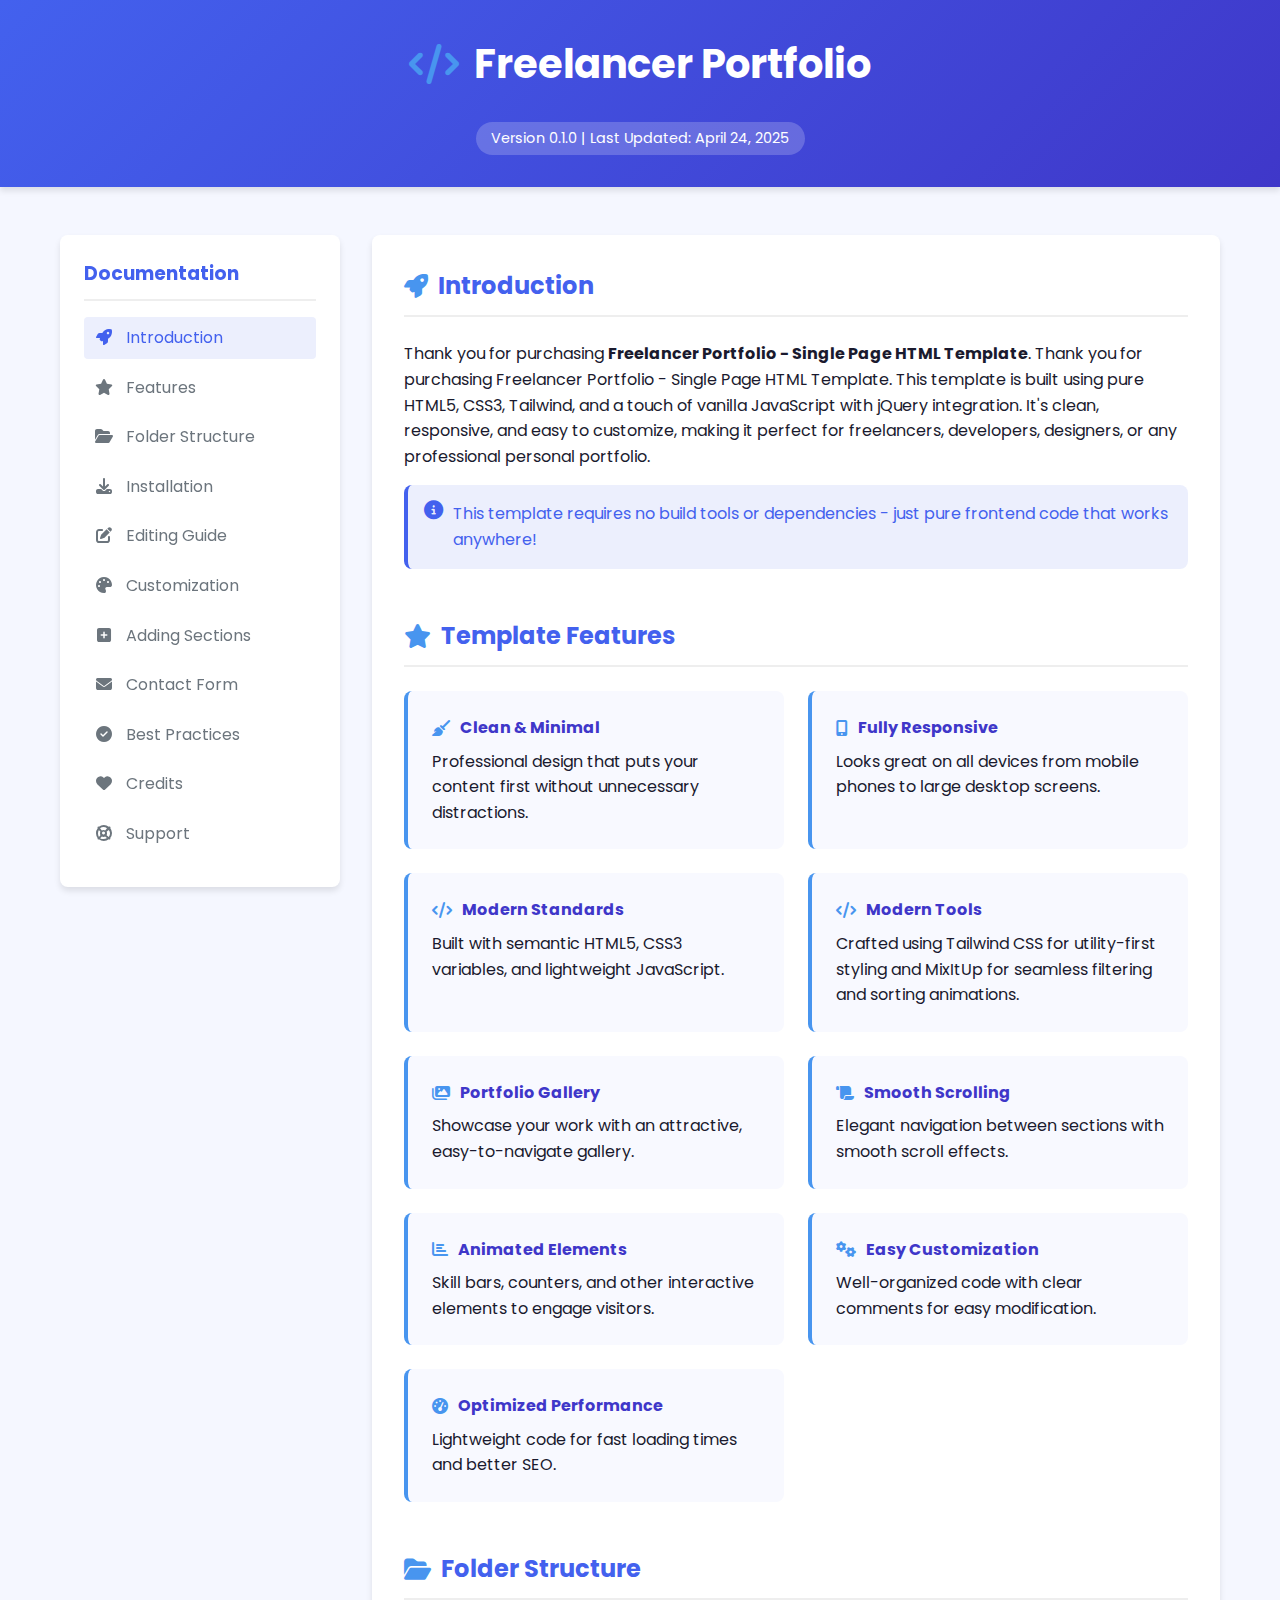
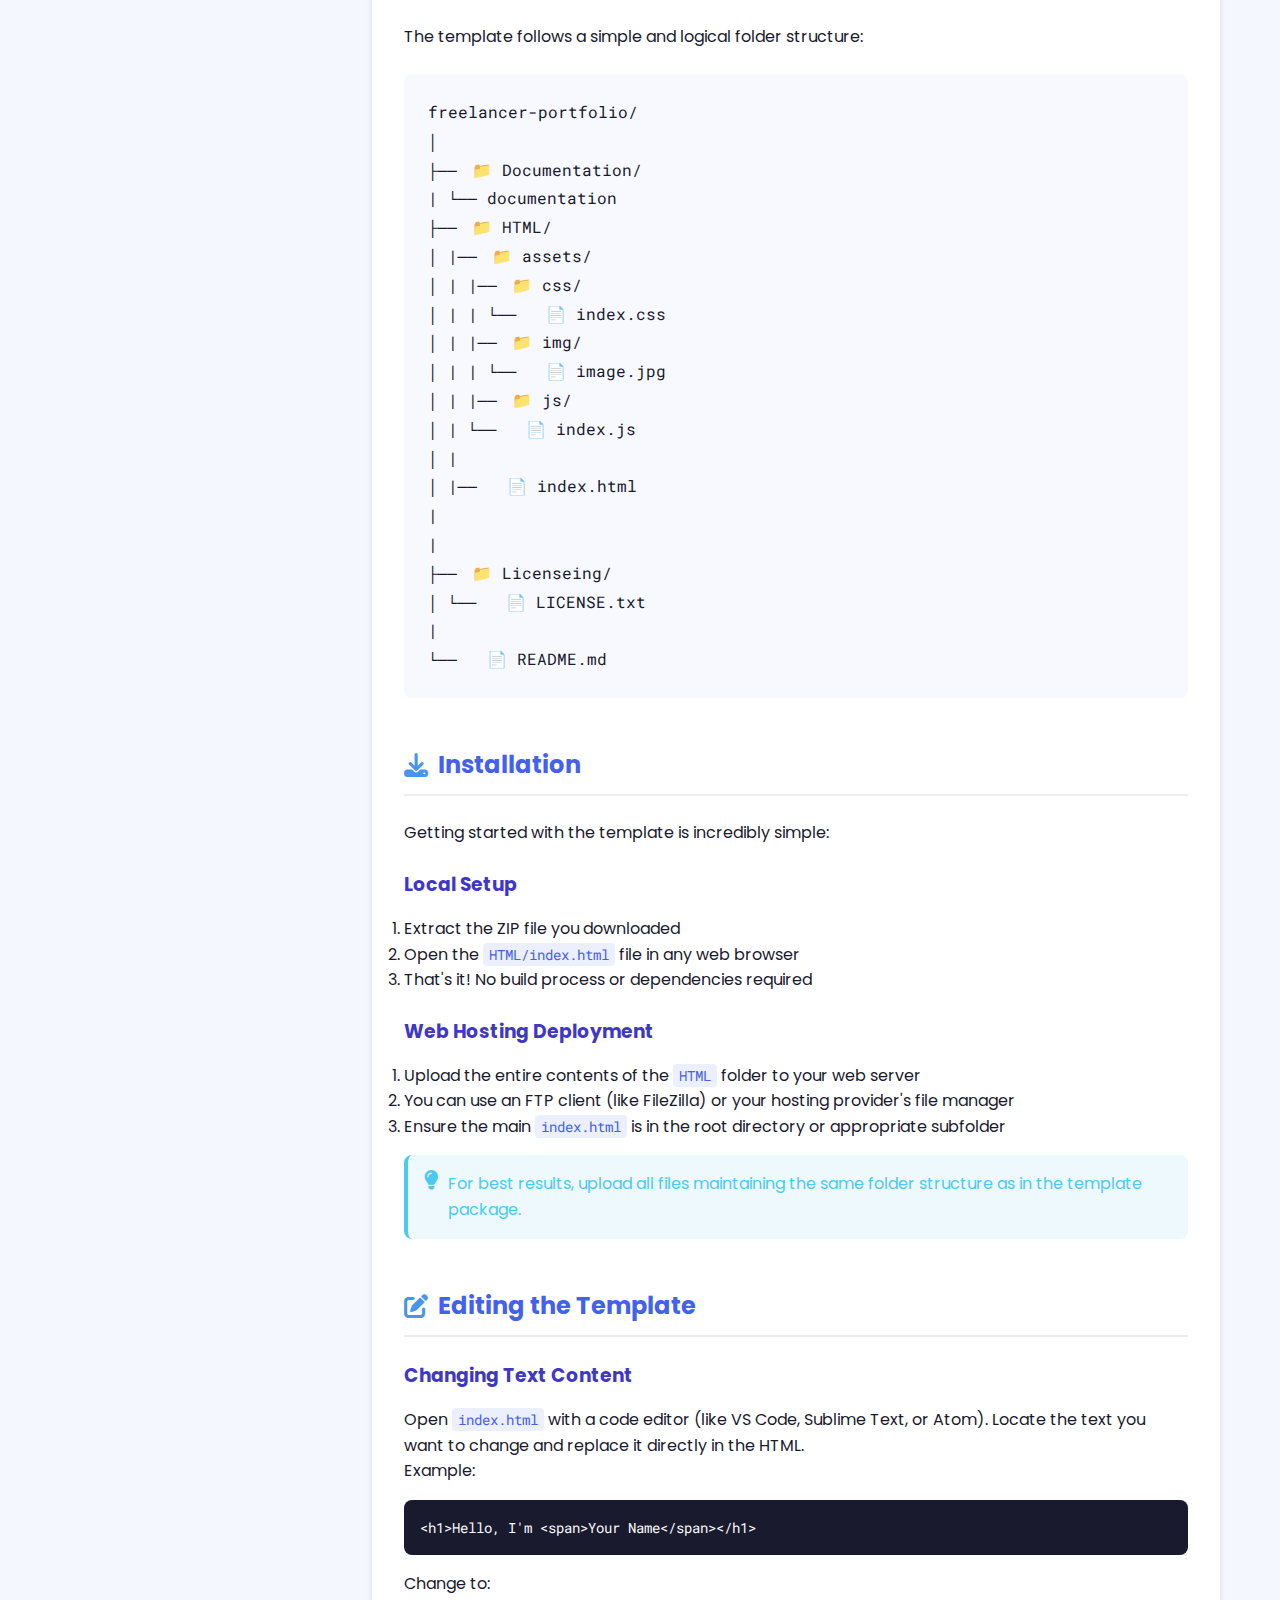
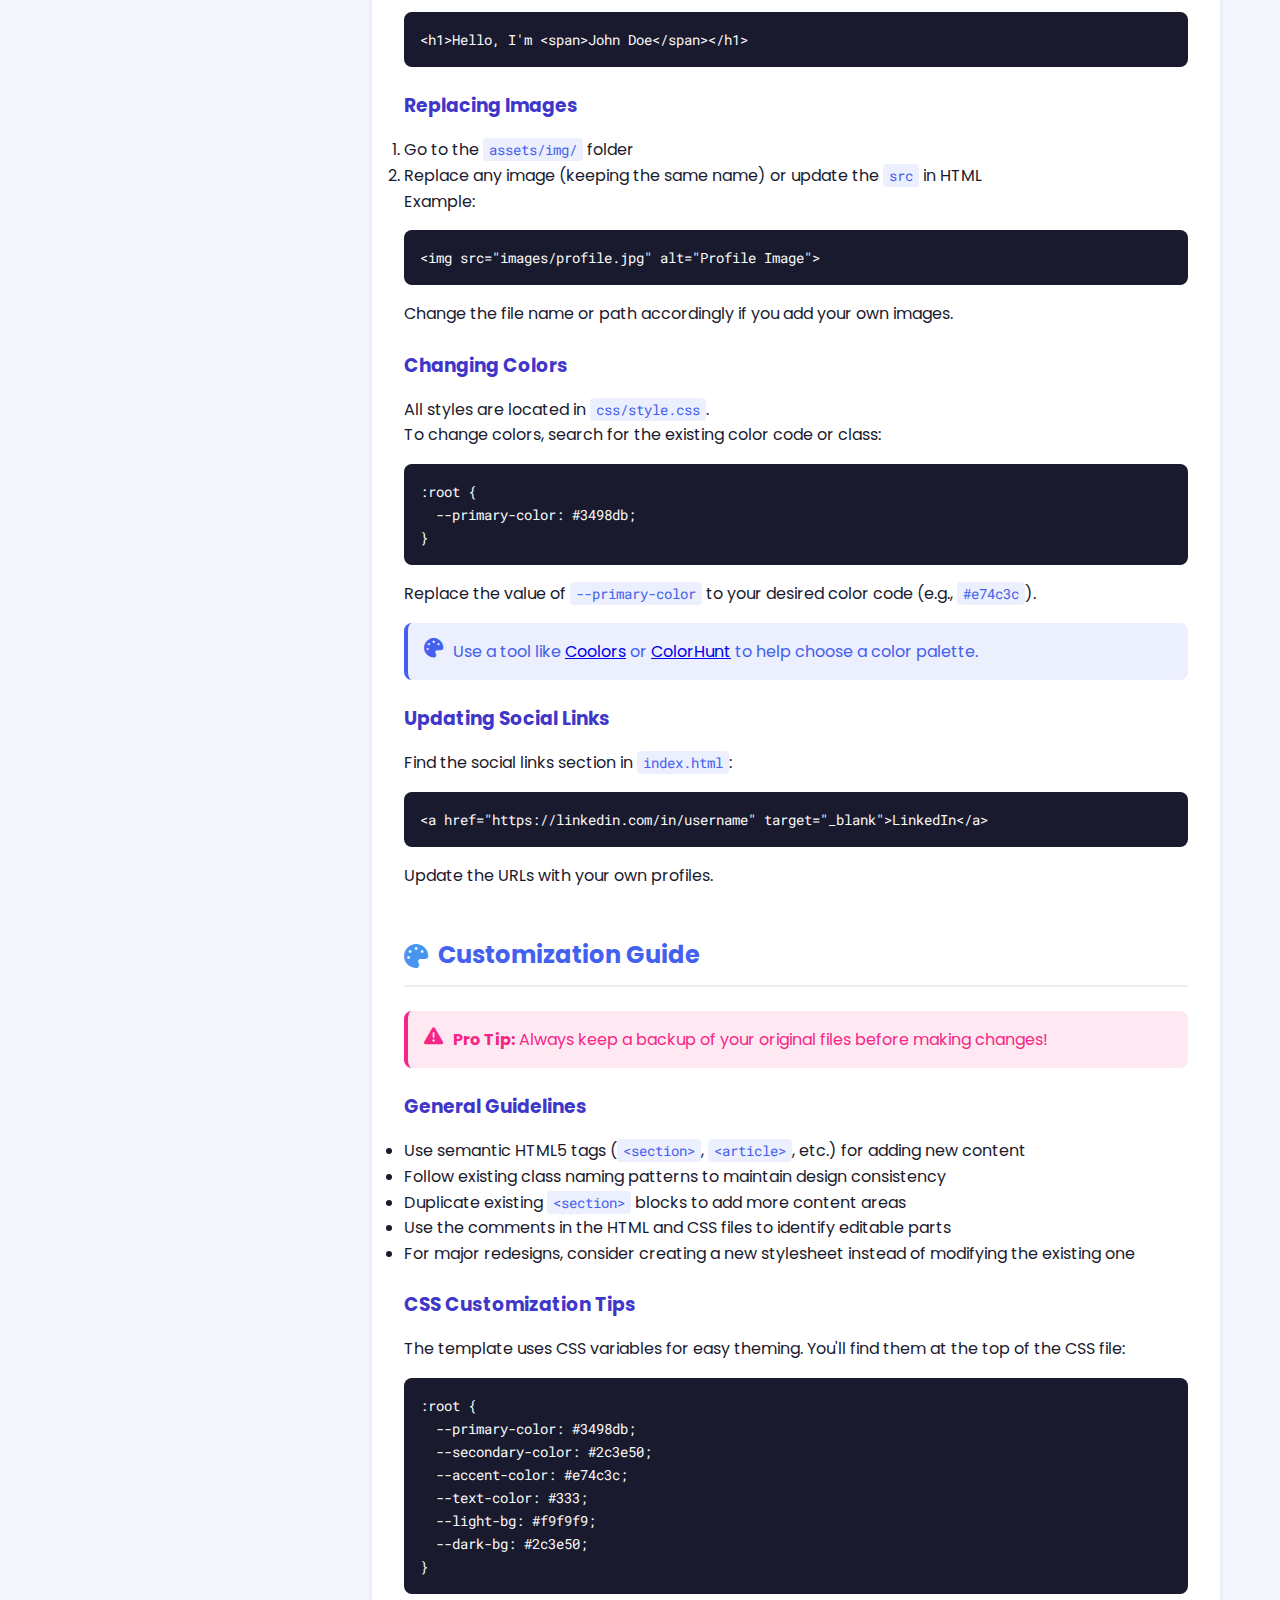
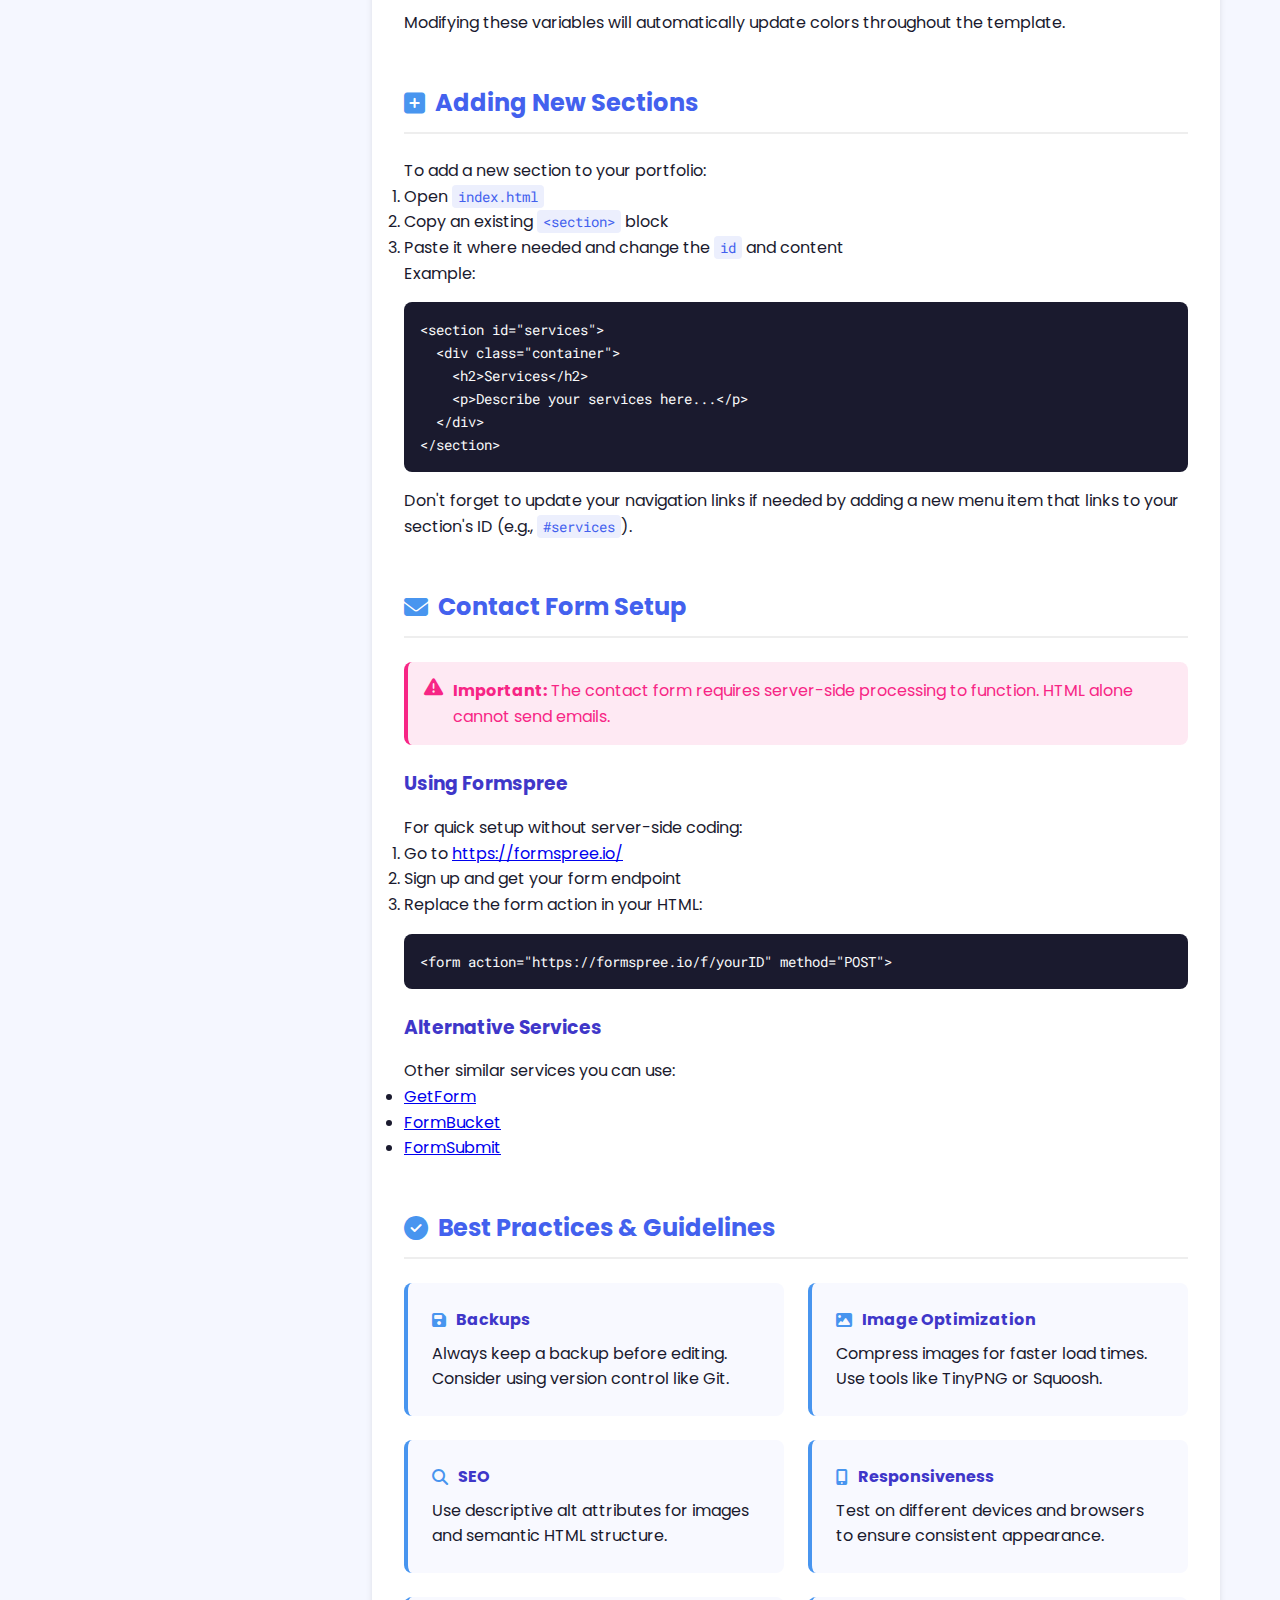
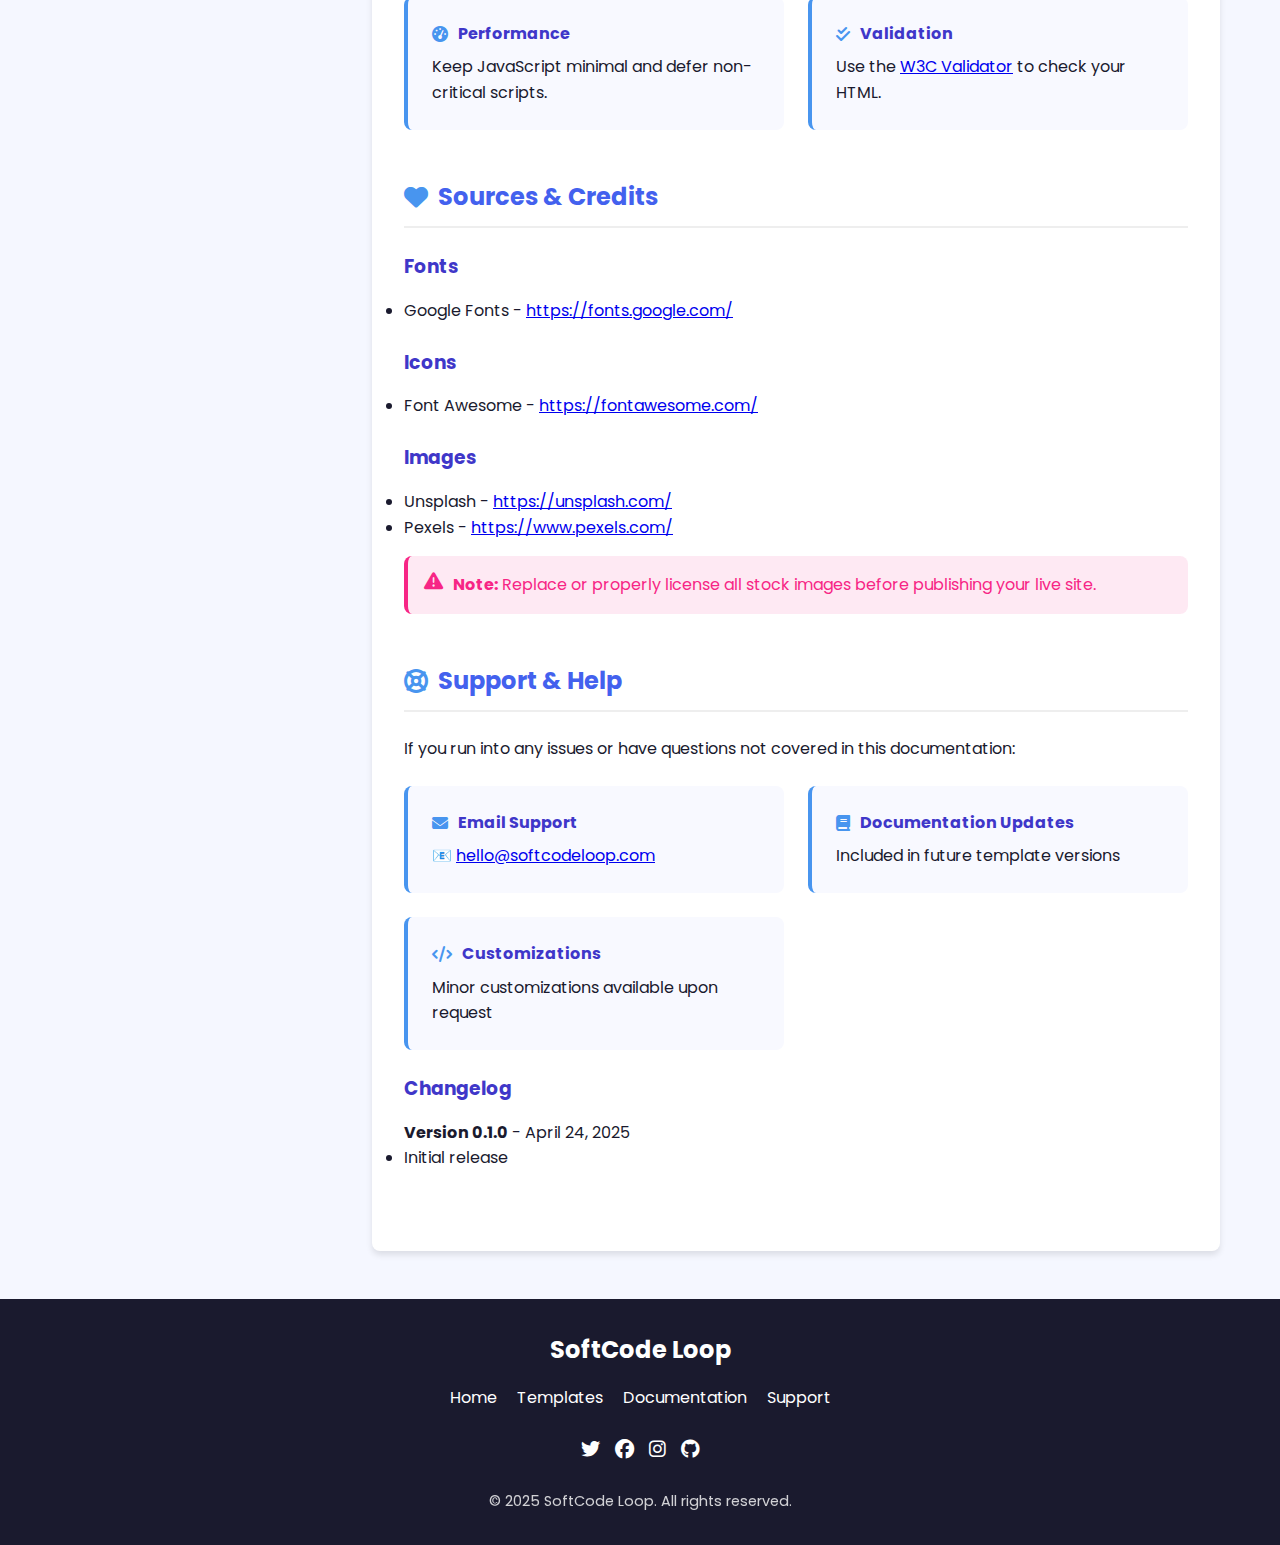
<file: Documentation/docs.html>
<!DOCTYPE html>
<html lang="en">
<head>
    <meta charset="UTF-8">
    <meta name="viewport" content="width=device-width, initial-scale=1.0">
    <title>Freelancer Portfolio Template Documentation</title>
    <link rel="stylesheet" href="https://cdnjs.cloudflare.com/ajax/libs/font-awesome/6.4.0/css/all.min.css">
    <link href="https://fonts.googleapis.com/css2?family=Poppins:wght@300;400;500;600;700&family=Roboto+Mono:wght@400;500&display=swap" rel="stylesheet">
    <style>
        :root {
            --primary: #4361ee;
            --secondary: #3f37c9;
            --accent: #4895ef;
            --dark: #1a1a2e;
            --light: #f8f9fa;
            --gray: #6c757d;
            --success: #4cc9f0;
            --warning: #f72585;
            --font-main: 'Poppins', sans-serif;
            --font-code: 'Roboto Mono', monospace;
            --shadow: 0 4px 6px rgba(0, 0, 0, 0.1);
            --shadow-lg: 0 10px 15px rgba(0, 0, 0, 0.1);
            --radius: 8px;
            --transition: all 0.3s ease;
        }

        * {
            margin: 0;
            padding: 0;
            box-sizing: border-box;
        }

        body {
            font-family: var(--font-main);
            line-height: 1.6;
            color: var(--dark);
            background-color: #f5f7ff;
            overflow-x: hidden;
        }

        .container {
            max-width: 1200px;
            margin: 0 auto;
            padding: 0 20px;
        }

        /* Header */
        header {
            background: linear-gradient(135deg, var(--primary), var(--secondary));
            color: white;
            padding: 2rem 0;
            margin-bottom: 3rem;
            box-shadow: var(--shadow);
        }

        .header-content {
            display: flex;
            flex-direction: column;
            align-items: center;
            text-align: center;
        }

        .logo {
            font-size: 2.5rem;
            font-weight: 700;
            margin-bottom: 1rem;
            display: flex;
            align-items: center;
        }

        .logo i {
            margin-right: 15px;
            color: var(--accent);
        }

        .version-badge {
            background-color: rgba(255, 255, 255, 0.2);
            padding: 5px 15px;
            border-radius: 20px;
            font-size: 0.9rem;
            margin-top: 10px;
            display: inline-block;
        }

        /* Main content */
        .main-content {
            display: grid;
            grid-template-columns: 280px 1fr;
            gap: 2rem;
            margin-bottom: 3rem;
        }

        @media (max-width: 768px) {
            .main-content {
                grid-template-columns: 1fr;
            }
        }

        /* Sidebar */
        .sidebar {
            position: sticky;
            top: 20px;
            height: fit-content;
            background: white;
            border-radius: var(--radius);
            padding: 1.5rem;
            box-shadow: var(--shadow);
        }

        .sidebar h3 {
            color: var(--primary);
            margin-bottom: 1rem;
            padding-bottom: 10px;
            border-bottom: 2px solid #eee;
        }

        .sidebar ul {
            list-style: none;
        }

        .sidebar li {
            margin-bottom: 0.5rem;
        }

        .sidebar a {
            display: block;
            padding: 8px 10px;
            color: var(--gray);
            text-decoration: none;
            border-radius: 4px;
            transition: var(--transition);
        }

        .sidebar a:hover, .sidebar a.active {
            color: var(--primary);
            background-color: rgba(67, 97, 238, 0.1);
        }

        .sidebar a i {
            margin-right: 8px;
            width: 20px;
            text-align: center;
        }

        /* Documentation content */
        .documentation {
            background: white;
            border-radius: var(--radius);
            padding: 2rem;
            box-shadow: var(--shadow);
        }

        .section {
            margin-bottom: 3rem;
            scroll-margin-top: 20px;
        }

        .section h2 {
            color: var(--primary);
            margin-bottom: 1.5rem;
            padding-bottom: 10px;
            border-bottom: 2px solid #eee;
            display: flex;
            align-items: center;
        }

        .section h2 i {
            margin-right: 10px;
            color: var(--accent);
        }

        .section h3 {
            color: var(--secondary);
            margin: 1.5rem 0 1rem;
        }

        .feature-grid {
            display: grid;
            grid-template-columns: repeat(auto-fill, minmax(250px, 1fr));
            gap: 1.5rem;
            margin: 1.5rem 0;
        }

        .feature-card {
            background: #f8f9ff;
            border-radius: var(--radius);
            padding: 1.5rem;
            border-left: 4px solid var(--accent);
            transition: var(--transition);
        }

        .feature-card:hover {
            transform: translateY(-5px);
            box-shadow: var(--shadow-lg);
        }

        .feature-card h4 {
            color: var(--secondary);
            margin-bottom: 0.5rem;
            display: flex;
            align-items: center;
        }

        .feature-card h4 i {
            margin-right: 10px;
            color: var(--accent);
        }

        /* Code blocks */
        pre {
            background: #1a1a2e;
            color: #f8f9fa;
            padding: 1rem;
            border-radius: var(--radius);
            overflow-x: auto;
            margin: 1rem 0;
            font-family: var(--font-code);
            font-size: 0.9rem;
        }

        code {
            font-family: var(--font-code);
            background: rgba(67, 97, 238, 0.1);
            color: var(--primary);
            padding: 2px 6px;
            border-radius: 4px;
            font-size: 0.9rem;
        }

        /* Folder structure */
        .folder-structure {
            background: #f8f9ff;
            border-radius: var(--radius);
            padding: 1.5rem;
            font-family: var(--font-code);
            line-height: 1.8;
            margin: 1.5rem 0;
        }

        .folder {
            margin-left: 15px;
        }

        .folder::before {
            content: "📁 ";
        }

        .file {
            margin-left: 30px;
        }

        .file::before {
            content: "📄 ";
        }

        /* Alert boxes */
        .alert {
            padding: 1rem;
            border-radius: var(--radius);
            margin: 1rem 0;
            display: flex;
            align-items: flex-start;
        }

        .alert i {
            margin-right: 10px;
            font-size: 1.2rem;
        }

        .alert-info {
            background-color: rgba(67, 97, 238, 0.1);
            border-left: 4px solid var(--primary);
            color: var(--primary);
        }

        .alert-warning {
            background-color: rgba(247, 37, 133, 0.1);
            border-left: 4px solid var(--warning);
            color: var(--warning);
        }

        .alert-success {
            background-color: rgba(76, 201, 240, 0.1);
            border-left: 4px solid var(--success);
            color: var(--success);
        }

        /* Footer */
        footer {
            background: var(--dark);
            color: white;
            text-align: center;
            padding: 2rem 0;
            margin-top: 3rem;
        }

        .footer-content {
            display: flex;
            flex-direction: column;
            align-items: center;
        }

        .footer-logo {
            font-size: 1.5rem;
            font-weight: 700;
            margin-bottom: 1rem;
        }

        .footer-links {
            display: flex;
            gap: 20px;
            margin-bottom: 1.5rem;
        }

        .footer-links a {
            color: white;
            text-decoration: none;
            transition: var(--transition);
        }

        .footer-links a:hover {
            color: var(--accent);
        }

        .social-links {
            display: flex;
            gap: 15px;
            margin-bottom: 1.5rem;
        }

        .social-links a {
            color: white;
            font-size: 1.2rem;
            transition: var(--transition);
        }

        .social-links a:hover {
            color: var(--accent);
            transform: translateY(-3px);
        }

        .copyright {
            font-size: 0.9rem;
            opacity: 0.8;
        }

        /* Responsive adjustments */
        @media (max-width: 992px) {
            .feature-grid {
                grid-template-columns: repeat(auto-fill, minmax(200px, 1fr));
            }
        }

        @media (max-width: 576px) {
            .header-content {
                padding: 0 15px;
            }
            
            .documentation, .sidebar {
                padding: 1.5rem;
            }
            
            .feature-grid {
                grid-template-columns: 1fr;
            }
        }
    </style>
</head>
<body>
    <header>
        <div class="container header-content">
            <div class="logo">
                <i class="fas fa-code"></i>
                <span>Freelancer Portfolio</span>
            </div>
            <div class="version-badge">Version 0.1.0 | Last Updated: April 24, 2025</div>
        </div>
    </header>

    <div class="container main-content">
        <aside class="sidebar">
            <h3>Documentation</h3>
            <ul>
                <li><a href="#introduction" class="active"><i class="fas fa-rocket"></i> Introduction</a></li>
                <li><a href="#features"><i class="fas fa-star"></i> Features</a></li>
                <li><a href="#folder-structure"><i class="fas fa-folder-open"></i> Folder Structure</a></li>
                <li><a href="#installation"><i class="fas fa-download"></i> Installation</a></li>
                <li><a href="#editing"><i class="fas fa-edit"></i> Editing Guide</a></li>
                <li><a href="#customization"><i class="fas fa-palette"></i> Customization</a></li>
                <li><a href="#sections"><i class="fas fa-plus-square"></i> Adding Sections</a></li>
                <li><a href="#contact-form"><i class="fas fa-envelope"></i> Contact Form</a></li>
                <li><a href="#best-practices"><i class="fas fa-check-circle"></i> Best Practices</a></li>
                <li><a href="#credits"><i class="fas fa-heart"></i> Credits</a></li>
                <li><a href="#support"><i class="fas fa-life-ring"></i> Support</a></li>
            </ul>
        </aside>

        <main class="documentation">
            <section id="introduction" class="section">
                <h2><i class="fas fa-rocket"></i> Introduction</h2>
                <p>Thank you for purchasing <strong>Freelancer Portfolio - Single Page HTML Template</strong>. Thank you for purchasing Freelancer Portfolio - Single Page HTML Template. This template is built using pure HTML5, CSS3, Tailwind, and a touch of vanilla JavaScript with jQuery integration. It's clean, responsive, and easy to customize, making it perfect for freelancers, developers, designers, or any professional personal portfolio.</p>
                
                <div class="alert alert-info">
                    <i class="fas fa-info-circle"></i>
                    <div>This template requires no build tools or dependencies - just pure frontend code that works anywhere!</div>
                </div>
            </section>

            <section id="features" class="section">
                <h2><i class="fas fa-star"></i> Template Features</h2>
                <div class="feature-grid">
                    <div class="feature-card">
                        <h4><i class="fas fa-broom"></i> Clean & Minimal</h4>
                        <p>Professional design that puts your content first without unnecessary distractions.</p>
                    </div>
                    <div class="feature-card">
                        <h4><i class="fas fa-mobile-alt"></i> Fully Responsive</h4>
                        <p>Looks great on all devices from mobile phones to large desktop screens.</p>
                    </div>
                    <div class="feature-card">
                        <h4><i class="fas fa-code"></i> Modern Standards</h4>
                        <p>Built with semantic HTML5, CSS3 variables, and lightweight JavaScript.</p>
                    </div>
                    <div class="feature-card">
                        <h4><i class="fas fa-code"></i> Modern Tools</h4>
                        <p>Crafted using Tailwind CSS for utility-first styling and MixItUp for seamless filtering and sorting animations.</p>
                    </div>
                    
                    <div class="feature-card">
                        <h4><i class="fas fa-images"></i> Portfolio Gallery</h4>
                        <p>Showcase your work with an attractive, easy-to-navigate gallery.</p>
                    </div>
                    <div class="feature-card">
                        <h4><i class="fas fa-scroll"></i> Smooth Scrolling</h4>
                        <p>Elegant navigation between sections with smooth scroll effects.</p>
                    </div>
                    <div class="feature-card">
                        <h4><i class="fas fa-chart-bar"></i> Animated Elements</h4>
                        <p>Skill bars, counters, and other interactive elements to engage visitors.</p>
                    </div>
                    <div class="feature-card">
                        <h4><i class="fas fa-cogs"></i> Easy Customization</h4>
                        <p>Well-organized code with clear comments for easy modification.</p>
                    </div>
                    <div class="feature-card">
                        <h4><i class="fas fa-tachometer-alt"></i> Optimized Performance</h4>
                        <p>Lightweight code for fast loading times and better SEO.</p>
                    </div>
                </div>
            </section>

            <section id="folder-structure" class="section">
                <h2><i class="fas fa-folder-open"></i> Folder Structure</h2>
                <p>The template follows a simple and logical folder structure:</p>
                
                <div class="folder-structure">
                    freelancer-portfolio/<br>
                    │<br>
                    ├──<span class="folder">Documentation/</span><br>
                    |   └── documentation<br>
                    ├──<span class="folder">HTML/</span><br>
                    │   |──<span class="folder">assets/</span><br>
                    │   |    |──<span class="folder">css/</span><br>
                    │   |    |    └──<span class="file">index.css</span><br>
                    │   |    |──<span class="folder">img/</span><br>
                    │   |    |    └──<span class="file">image.jpg</span><br>
                    │   |    |──<span class="folder">js/</span><br>
                    │   |         └──<span class="file">index.js</span><br>
                    │   |     <br>
                    │   |──<span class="file">index.html</span><br>
                    |<br>
                    |<br>
                    ├──<span class="folder">Licenseing/</span><br>
                    │   └──<span class="file">LICENSE.txt</span><br>
                    |<br>
                    └──<span class="file">README.md</span>
                </div>
            </section>

            <section id="installation" class="section">
                <h2><i class="fas fa-download"></i> Installation</h2>
                <p>Getting started with the template is incredibly simple:</p>
                
                <h3>Local Setup</h3>
                <ol>
                    <li>Extract the ZIP file you downloaded</li>
                    <li>Open the <code>HTML/index.html</code> file in any web browser</li>
                    <li>That's it! No build process or dependencies required</li>
                </ol>
                
                <h3>Web Hosting Deployment</h3>
                <ol>
                    <li>Upload the entire contents of the <code>HTML</code> folder to your web server</li>
                    <li>You can use an FTP client (like FileZilla) or your hosting provider's file manager</li>
                    <li>Ensure the main <code>index.html</code> is in the root directory or appropriate subfolder</li>
                </ol>
                
                <div class="alert alert-success">
                    <i class="fas fa-lightbulb"></i>
                    <div>For best results, upload all files maintaining the same folder structure as in the template package.</div>
                </div>
            </section>

            <section id="editing" class="section">
                <h2><i class="fas fa-edit"></i> Editing the Template</h2>
                
                <h3>Changing Text Content</h3>
                <p>Open <code>index.html</code> with a code editor (like VS Code, Sublime Text, or Atom). Locate the text you want to change and replace it directly in the HTML.</p>
                
                <p>Example:</p>
                <pre>&lt;h1&gt;Hello, I'm &lt;span&gt;Your Name&lt;/span&gt;&lt;/h1&gt;</pre>
                
                <p>Change to:</p>
                <pre>&lt;h1&gt;Hello, I'm &lt;span&gt;John Doe&lt;/span&gt;&lt;/h1&gt;</pre>
                
                <h3>Replacing Images</h3>
                <ol>
                    <li>Go to the <code>assets/img/</code> folder</li>
                    <li>Replace any image (keeping the same name) or update the <code>src</code> in HTML</li>
                </ol>
                
                <p>Example:</p>
                <pre>&lt;img src="images/profile.jpg" alt="Profile Image"&gt;</pre>
                
                <p>Change the file name or path accordingly if you add your own images.</p>
                
                <h3>Changing Colors</h3>
                <p>All styles are located in <code>css/style.css</code>.</p>
                <p>To change colors, search for the existing color code or class:</p>
                
                <pre>:root {
  --primary-color: #3498db;
}</pre>
                
                <p>Replace the value of <code>--primary-color</code> to your desired color code (e.g., <code>#e74c3c</code>).</p>
                
                <div class="alert alert-info">
                    <i class="fas fa-palette"></i>
                    <div>Use a tool like <a href="https://coolors.co" target="_blank">Coolors</a> or <a href="https://colorhunt.co" target="_blank">ColorHunt</a> to help choose a color palette.</div>
                </div>
                
                <h3>Updating Social Links</h3>
                <p>Find the social links section in <code>index.html</code>:</p>
                
                <pre>&lt;a href="https://linkedin.com/in/username" target="_blank"&gt;LinkedIn&lt;/a&gt;</pre>
                
                <p>Update the URLs with your own profiles.</p>
            </section>

            <section id="customization" class="section">
                <h2><i class="fas fa-palette"></i> Customization Guide</h2>
                
                <div class="alert alert-warning">
                    <i class="fas fa-exclamation-triangle"></i>
                    <div><strong>Pro Tip:</strong> Always keep a backup of your original files before making changes!</div>
                </div>
                
                <h3>General Guidelines</h3>
                <ul>
                    <li>Use semantic HTML5 tags (<code>&lt;section&gt;</code>, <code>&lt;article&gt;</code>, etc.) for adding new content</li>
                    <li>Follow existing class naming patterns to maintain design consistency</li>
                    <li>Duplicate existing <code>&lt;section&gt;</code> blocks to add more content areas</li>
                    <li>Use the comments in the HTML and CSS files to identify editable parts</li>
                    <li>For major redesigns, consider creating a new stylesheet instead of modifying the existing one</li>
                </ul>
                
                <h3>CSS Customization Tips</h3>
                <p>The template uses CSS variables for easy theming. You'll find them at the top of the CSS file:</p>
                
                <pre>:root {
  --primary-color: #3498db;
  --secondary-color: #2c3e50;
  --accent-color: #e74c3c;
  --text-color: #333;
  --light-bg: #f9f9f9;
  --dark-bg: #2c3e50;
}</pre>
                
                <p>Modifying these variables will automatically update colors throughout the template.</p>
            </section>

            <section id="sections" class="section">
                <h2><i class="fas fa-plus-square"></i> Adding New Sections</h2>
                
                <p>To add a new section to your portfolio:</p>
                
                <ol>
                    <li>Open <code>index.html</code></li>
                    <li>Copy an existing <code>&lt;section&gt;</code> block</li>
                    <li>Paste it where needed and change the <code>id</code> and content</li>
                </ol>
                
                <p>Example:</p>
                <pre>&lt;section id="services"&gt;
  &lt;div class="container"&gt;
    &lt;h2&gt;Services&lt;/h2&gt;
    &lt;p&gt;Describe your services here...&lt;/p&gt;
  &lt;/div&gt;
&lt;/section&gt;</pre>
                
                <p>Don't forget to update your navigation links if needed by adding a new menu item that links to your section's ID (e.g., <code>#services</code>).</p>
            </section>

            <section id="contact-form" class="section">
                <h2><i class="fas fa-envelope"></i> Contact Form Setup</h2>
                
                <div class="alert alert-warning">
                    <i class="fas fa-exclamation-triangle"></i>
                    <div><strong>Important:</strong> The contact form requires server-side processing to function. HTML alone cannot send emails.</div>
                </div>
                
                <h3>Using Formspree</h3>
                <p>For quick setup without server-side coding:</p>
                
                <ol>
                    <li>Go to <a href="https://formspree.io/" target="_blank">https://formspree.io/</a></li>
                    <li>Sign up and get your form endpoint</li>
                    <li>Replace the form action in your HTML:</li>
                </ol>
                
                <pre>&lt;form action="https://formspree.io/f/yourID" method="POST"&gt;</pre>
                
                <h3>Alternative Services</h3>
                <p>Other similar services you can use:</p>
                <ul>
                    <li><a href="https://getform.io/" target="_blank">GetForm</a></li>
                    <li><a href="https://www.formbucket.com/" target="_blank">FormBucket</a></li>
                    <li><a href="https://formsubmit.co/" target="_blank">FormSubmit</a></li>
                </ul>
            </section>

            <section id="best-practices" class="section">
                <h2><i class="fas fa-check-circle"></i> Best Practices & Guidelines</h2>
                
                <div class="feature-grid">
                    <div class="feature-card">
                        <h4><i class="fas fa-save"></i> Backups</h4>
                        <p>Always keep a backup before editing. Consider using version control like Git.</p>
                    </div>
                    <div class="feature-card">
                        <h4><i class="fas fa-image"></i> Image Optimization</h4>
                        <p>Compress images for faster load times. Use tools like TinyPNG or Squoosh.</p>
                    </div>
                    <div class="feature-card">
                        <h4><i class="fas fa-search"></i> SEO</h4>
                        <p>Use descriptive alt attributes for images and semantic HTML structure.</p>
                    </div>
                    <div class="feature-card">
                        <h4><i class="fas fa-mobile-alt"></i> Responsiveness</h4>
                        <p>Test on different devices and browsers to ensure consistent appearance.</p>
                    </div>
                    <div class="feature-card">
                        <h4><i class="fas fa-tachometer-alt"></i> Performance</h4>
                        <p>Keep JavaScript minimal and defer non-critical scripts.</p>
                    </div>
                    <div class="feature-card">
                        <h4><i class="fas fa-check-double"></i> Validation</h4>
                        <p>Use the <a href="https://validator.w3.org/" target="_blank">W3C Validator</a> to check your HTML.</p>
                    </div>
                </div>
            </section>

            <section id="credits" class="section">
                <h2><i class="fas fa-heart"></i> Sources & Credits</h2>
                
                <h3>Fonts</h3>
                <ul>
                    <li>Google Fonts - <a href="https://fonts.google.com/" target="_blank">https://fonts.google.com/</a></li>
                </ul>
                
                <h3>Icons</h3>
                <ul>
                    <li>Font Awesome - <a href="https://fontawesome.com/" target="_blank">https://fontawesome.com/</a></li>
                </ul>
                
                <h3>Images</h3>
                <ul>
                    <li>Unsplash - <a href="https://unsplash.com/" target="_blank">https://unsplash.com/</a></li>
                    <li>Pexels - <a href="https://www.pexels.com/" target="_blank">https://www.pexels.com/</a></li>
                </ul>
                
                <div class="alert alert-warning">
                    <i class="fas fa-exclamation-triangle"></i>
                    <div><strong>Note:</strong> Replace or properly license all stock images before publishing your live site.</div>
                </div>
            </section>

            <section id="support" class="section">
                <h2><i class="fas fa-life-ring"></i> Support & Help</h2>
                
                <p>If you run into any issues or have questions not covered in this documentation:</p>
                
                <div class="feature-grid">
                    <div class="feature-card">
                        <h4><i class="fas fa-envelope"></i> Email Support</h4>
                        <p>📧 <a href="mailto:hello@softcodeloop.com">hello@softcodeloop.com</a></p>
                    </div>
                    <div class="feature-card">
                        <h4><i class="fas fa-book"></i> Documentation Updates</h4>
                        <p>Included in future template versions</p>
                    </div>
                    <div class="feature-card">
                        <h4><i class="fas fa-code"></i> Customizations</h4>
                        <p>Minor customizations available upon request</p>
                    </div>
                </div>
                
                <h3>Changelog</h3>
                <p><strong>Version 0.1.0</strong> - April 24, 2025</p>
                <ul>
                    <li>Initial release</li>
                </ul>
            </section>
        </main>
    </div>

    <footer>
        <div class="container footer-content">
            <div class="footer-logo">SoftCode Loop</div>
            <div class="footer-links">
                <a href="#">Home</a>
                <a href="#">Templates</a>
                <a href="#">Documentation</a>
                <a href="#">Support</a>
            </div>
            <div class="social-links">
                <a href="#"><i class="fab fa-twitter"></i></a>
                <a href="#"><i class="fab fa-facebook"></i></a>
                <a href="#"><i class="fab fa-instagram"></i></a>
                <a href="#"><i class="fab fa-github"></i></a>
            </div>
            <div class="copyright">
                &copy; 2025 SoftCode Loop. All rights reserved.
            </div>
        </div>
    </footer>

    <script>
        // Smooth scrolling for anchor links
        document.querySelectorAll('a[href^="#"]').forEach(anchor => {
            anchor.addEventListener('click', function (e) {
                e.preventDefault();
                
                document.querySelector(this.getAttribute('href')).scrollIntoView({
                    behavior: 'smooth'
                });
                
                // Update active state in sidebar
                document.querySelectorAll('.sidebar a').forEach(link => {
                    link.classList.remove('active');
                });
                this.classList.add('active');
            });
        });
        
        // Update active link based on scroll position
        window.addEventListener('scroll', function() {
            const sections = document.querySelectorAll('.section');
            let current = '';
            
            sections.forEach(section => {
                const sectionTop = section.offsetTop;
                if (pageYOffset >= sectionTop - 100) {
                    current = section.getAttribute('id');
                }
            });
            
            document.querySelectorAll('.sidebar a').forEach(link => {
                link.classList.remove('active');
                if (link.getAttribute('href') === `#${current}`) {
                    link.classList.add('active');
                }
            });
        });
    </script>
</body>
</html>
</file>
